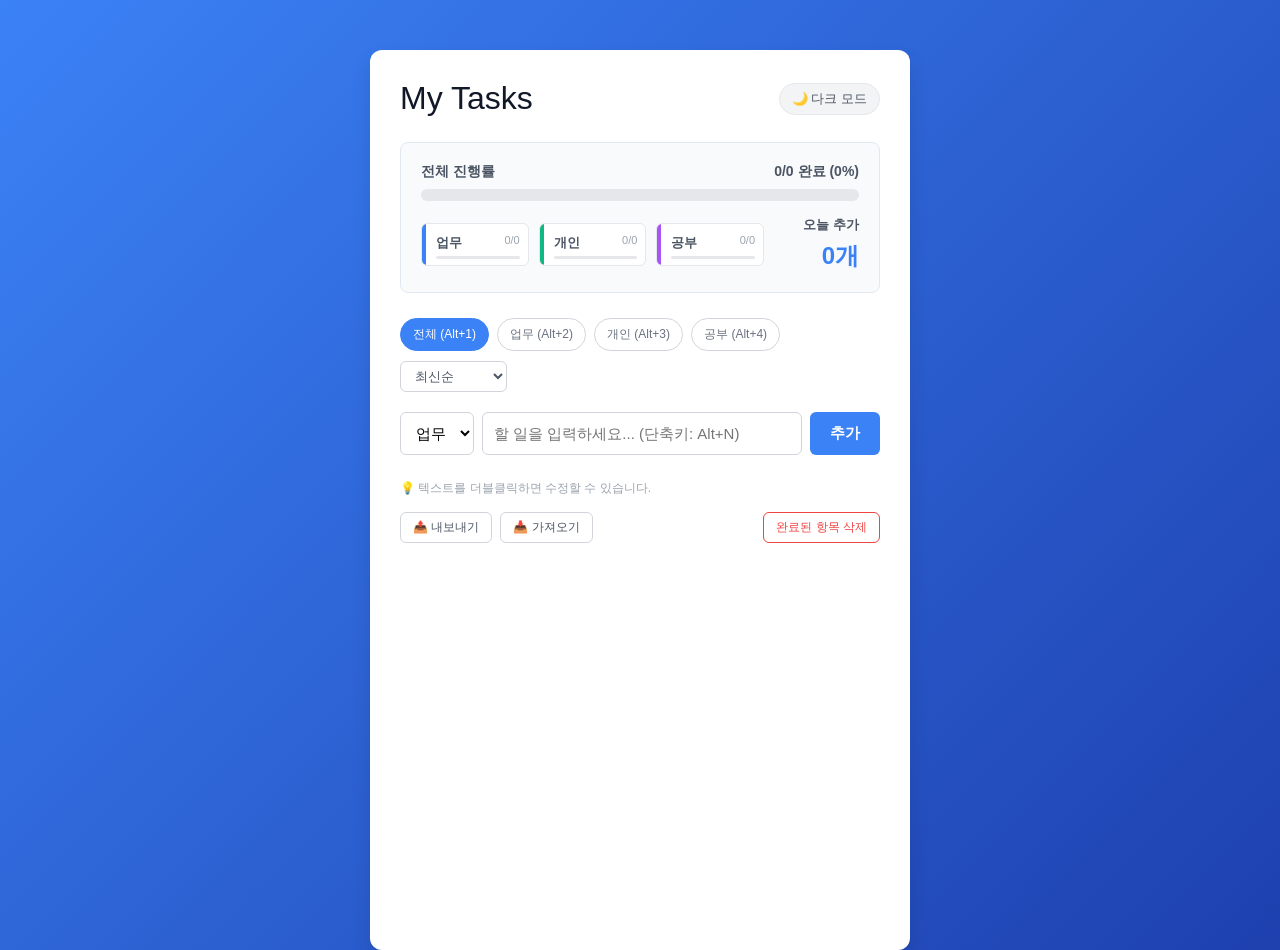
<file: 3C/1/VibeCoding/Study-02/index.html>
<!DOCTYPE html>
<html lang="ko">

<head>
    <meta charset="UTF-8">
    <meta name="viewport" content="width=device-width, initial-scale=1.0">
    <title>My Tasks - Daily Tracker</title>
    <link rel="stylesheet" href="style.css">
</head>

<body>
    <div class="container">
        <div class="header-wrap">
            <h1>My Tasks</h1>
            <button id="themeToggle" class="theme-btn">🌙 다크 모드</button>
        </div>

        <div class="dashboard">
            <div class="progress-area">
                <div class="progress-labels">
                    <span class="progress-label-left">전체 진행률</span>
                    <span id="progressFractionText">0/0 완료 (0%)</span>
                </div>
                <div class="main-progress-bar-bg">
                    <div id="mainProgressBar" class="main-progress-bar-fill"></div>
                </div>
            </div>

            <div class="stats-area">
                <div class="category-cards-container">
                    <div class="category-card work">
                        <div class="card-border-left"></div>
                        <div class="card-content">
                            <span class="card-label">업무</span>
                            <span id="workProgressText" class="card-fraction">0/0</span>
                            <div class="card-bar-bg">
                                <div id="workProgressBarFill" class="card-bar-fill"></div>
                            </div>
                        </div>
                    </div>
                    <div class="category-card personal">
                        <div class="card-border-left"></div>
                        <div class="card-content">
                            <span class="card-label">개인</span>
                            <span id="personalProgressText" class="card-fraction">0/0</span>
                            <div class="card-bar-bg">
                                <div id="personalProgressBarFill" class="card-bar-fill"></div>
                            </div>
                        </div>
                    </div>
                    <div class="category-card study">
                        <div class="card-border-left"></div>
                        <div class="card-content">
                            <span class="card-label">공부</span>
                            <span id="studyProgressText" class="card-fraction">0/0</span>
                            <div class="card-bar-bg">
                                <div id="studyProgressBarFill" class="card-bar-fill"></div>
                            </div>
                        </div>
                    </div>
                </div>
                <div class="today-count-area">
                    <span class="today-label">오늘 추가</span>
                    <span id="todayCountText" class="today-value">0개</span>
                </div>
            </div>
        </div>

        <div class="filter-and-sort">
            <div class="filter-section">
                <button class="filter-btn active" data-filter="all">전체 (Alt+1)</button>
                <button class="filter-btn" data-filter="work">업무 (Alt+2)</button>
                <button class="filter-btn" data-filter="personal">개인 (Alt+3)</button>
                <button class="filter-btn" data-filter="study">공부 (Alt+4)</button>
            </div>

            <select id="sortSelect" class="sort-select">
                <option value="newest">최신순</option>
                <option value="oldest">오래된순</option>
                <option value="category">카테고리순</option>
            </select>
        </div>

        <div class="input-section">
            <select id="categorySelect">
                <option value="work">업무</option>
                <option value="personal">개인</option>
                <option value="study">공부</option>
            </select>
            <input type="text" id="taskInput" placeholder="할 일을 입력하세요... (단축키: Alt+N)">
            <button id="addButton">추가</button>
        </div>

        <ul id="taskList"></ul>

        <p class="guide-text">💡 텍스트를 더블클릭하면 수정할 수 있습니다.</p>
        <div class="list-controls">
            <div class="data-actions">
                <button id="exportBtn" class="data-btn">📤 내보내기</button>
                <button id="importBtn" class="data-btn">📥 가져오기</button>
                <input type="file" id="importInput" accept=".json" style="display: none;">
            </div>
            <button id="clearCompletedBtn" class="clear-btn">완료된 항목 삭제</button>
        </div>
    </div>

    <script src="script.js"></script>
</body>

</html>
</file>
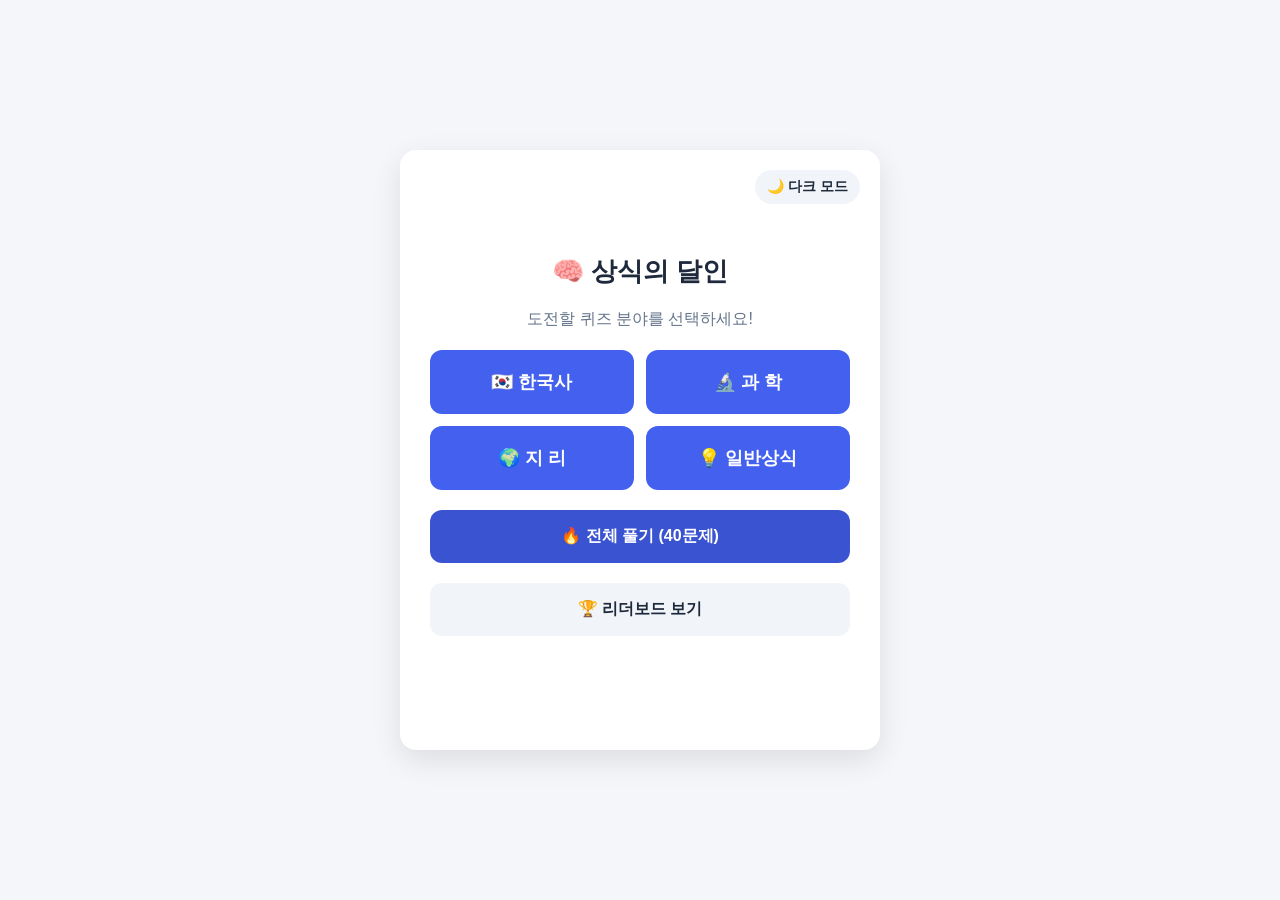
<file: 3C/1/VibeCoding/Study-03/quiz.html>
<!DOCTYPE html>
<html lang="ko">
<head>
    <meta charset="UTF-8">
    <meta name="viewport" content="width=device-width, initial-scale=1.0">
    <title>상식의 달인</title>
    <style>
        /* CSS 변수 설정 (라이트/다크 테마 색상 정의) */
        :root {
            --bg-color: #f4f6f9;
            --container-bg: #ffffff;
            --text-main: #1e293b;
            --text-sub: #64748b;
            --btn-bg: #f1f5f9;
            --btn-hover: #e2e8f0;
            --btn-primary: #4361ee;
            --btn-primary-hover: #3a53d0;
            --input-border: #e2e8f0;
            --input-bg: #ffffff;
            --list-border: #f1f5f9;
            --rank1-bg: #fffbeb;
            --rank2-bg: #f8fafc;
            --rank3-bg: #fff7ed;
        }

        /* 다크 모드 변수 */
        body.dark-mode {
            --bg-color: #0f172a;
            --container-bg: #1e293b;
            --text-main: #f8fafc;
            --text-sub: #94a3b8;
            --btn-bg: #334155;
            --btn-hover: #475569;
            --btn-primary: #4361ee; 
            --btn-primary-hover: #3a53d0;
            --input-border: #475569;
            --input-bg: #0f172a;
            --list-border: #334155;
            --rank1-bg: #422006; /* 어두운 황금색 배경 */
            --rank2-bg: #334155;
            --rank3-bg: #3f1d0b;
        }

        /* 기본 스타일 세팅 */
        * { box-sizing: border-box; margin: 0; padding: 0; font-family: 'Pretendard', -apple-system, sans-serif; }
        body { background-color: var(--bg-color); color: var(--text-main); display: flex; justify-content: center; align-items: center; min-height: 100vh; padding: 20px; transition: background-color 0.3s ease; }
        #app-container { width: 100%; max-width: 480px; background: var(--container-bg); min-height: 600px; border-radius: 16px; box-shadow: 0 10px 30px rgba(0,0,0,0.1); overflow: hidden; position: relative; display: flex; flex-direction: column; transition: background-color 0.3s ease; }
        
        /* 테마 토글 버튼 */
        .theme-btn { position: absolute; top: 20px; right: 20px; background: var(--btn-bg); color: var(--text-main); border: none; padding: 8px 12px; border-radius: 20px; font-size: 14px; font-weight: bold; cursor: pointer; z-index: 10; transition: all 0.2s ease; }
        .theme-btn:hover { background: var(--btn-hover); }

        /* 화면 전환 처리 */
        .screen { display: none; padding: 30px; flex-direction: column; align-items: center; justify-content: center; height: 100%; flex-grow: 1; }
        .screen.active { display: flex; }

        /* 공통 UI 요소 */
        h1 { font-size: 26px; margin-bottom: 20px; color: var(--text-main); text-align: center; }
        h2 { font-size: 20px; margin-bottom: 15px; color: var(--text-sub); }
        .btn { width: 100%; padding: 16px; margin-bottom: 10px; border: none; border-radius: 12px; font-size: 16px; font-weight: bold; cursor: pointer; transition: all 0.2s ease; background-color: var(--btn-bg); color: var(--text-main); word-break: keep-all; }
        .btn-primary { background-color: var(--btn-primary); color: white; }
        .btn-primary:hover { background-color: var(--btn-primary-hover); }
        
        /* 홈 화면 카테고리 그리드 */
        .category-grid { display: grid; grid-template-columns: 1fr 1fr; gap: 12px; width: 100%; margin-bottom: 20px; }
        .category-grid .btn { margin-bottom: 0; padding: 20px 10px; font-size: 18px; }

        /* 퀴즈 화면 전용 */
        #top-bar { width: 100%; display: flex; justify-content: space-between; align-items: center; margin-bottom: 15px; font-weight: bold; color: var(--text-sub); font-size: 14px; }
        #progress-container { width: 100%; height: 8px; background-color: var(--btn-bg); border-radius: 4px; margin-bottom: 30px; overflow: hidden; }
        #progress-bar { height: 100%; background-color: var(--btn-primary); width: 0%; transition: width 0.3s ease; }
        #question-text { font-size: 20px; line-height: 1.5; margin-bottom: 30px; text-align: center; word-break: keep-all; font-weight: bold; color: var(--text-main); min-height: 60px; }
        .option-btn:hover { background-color: var(--btn-hover); }
        .option-btn:disabled { cursor: not-allowed; }
        
        /* 피드백 색상 (다크모드에서도 동일하게 유지) */
        .correct { background-color: #10b981 !important; color: white !important; }
        .incorrect { background-color: #ef4444 !important; color: white !important; }

        /* 결과 및 리더보드 */
        .score-display { font-size: 40px; font-weight: bold; color: var(--btn-primary); margin-bottom: 20px; }
        input[type="text"] { width: 100%; padding: 16px; border: 2px solid var(--input-border); background-color: var(--input-bg); color: var(--text-main); border-radius: 12px; font-size: 16px; margin-bottom: 20px; text-align: center; outline: none; transition: all 0.3s ease; }
        input[type="text"]:focus { border-color: var(--btn-primary); }
        .leaderboard-list { width: 100%; list-style: none; margin-bottom: 20px; max-height: 350px; overflow-y: auto; padding: 0; }
        .leaderboard-item { display: flex; justify-content: space-between; padding: 14px 16px; border-bottom: 1px solid var(--list-border); font-size: 16px; align-items: center; }
        .leaderboard-item:nth-child(1) { font-weight: bold; color: #f59e0b; background-color: var(--rank1-bg); border-radius: 8px; }
        .leaderboard-item:nth-child(2) { font-weight: bold; color: #94a3b8; background-color: var(--rank2-bg); border-radius: 8px; }
        .leaderboard-item:nth-child(3) { font-weight: bold; color: #b45309; background-color: var(--rank3-bg); border-radius: 8px; }
        .tag { font-size: 12px; background: var(--btn-bg); padding: 2px 6px; border-radius: 4px; color: var(--text-sub); margin-left: 8px; font-weight: normal; }
    </style>
</head>
<body>

<div id="app-container">
    <button id="theme-toggle-btn" class="theme-btn" onclick="toggleTheme()">🌙 다크 모드</button>

    <div id="home-screen" class="screen active">
        <h1>🧠 상식의 달인</h1>
        <p style="margin-bottom: 20px; color: var(--text-sub); text-align: center;">도전할 퀴즈 분야를 선택하세요!</p>
        
        <div class="category-grid">
            <button class="btn btn-primary" onclick="startGame('한국사')">🇰🇷 한국사</button>
            <button class="btn btn-primary" onclick="startGame('과학')">🔬 과 학</button>
            <button class="btn btn-primary" onclick="startGame('지리')">🌍 지 리</button>
            <button class="btn btn-primary" onclick="startGame('일반상식')">💡 일반상식</button>
        </div>
        
        <button class="btn" style="background-color: var(--btn-primary-hover); color: white;" onclick="startGame('전체')">🔥 전체 풀기 (40문제)</button>
        <button class="btn" style="margin-top: 10px;" onclick="showLeaderboardScreen()">🏆 리더보드 보기</button>
    </div>

    <div id="quiz-screen" class="screen">
        <div id="top-bar">
            <span id="category-label">카테고리</span>
            <span id="progress-label">1 / 10</span>
        </div>
        <div id="progress-container">
            <div id="progress-bar"></div>
        </div>
        <div id="question-text">질문 텍스트</div>
        <div id="options-container" style="width: 100%;">
            </div>
    </div>

    <div id="result-screen" class="screen">
        <h1>🎉 게임 종료!</h1>
        <h2>당신의 최종 점수는?</h2>
        <div class="score-display"><span id="final-score">0</span>점</div>
        <p style="margin-bottom: 30px; color: var(--text-sub);">총 <span id="total-question-count">10</span>문제 중 <span id="correct-count">0</span>문제를 맞혔습니다.</p>
        
        <input type="text" id="nickname-input" placeholder="닉네임을 입력하세요" maxlength="10">
        <button class="btn btn-primary" onclick="saveScore()">랭킹 등록하기</button>
    </div>

    <div id="leaderboard-screen" class="screen">
        <h1>🏆 명예의 전당</h1>
        <ul id="leaderboard-list" class="leaderboard-list">
            </ul>
        <button class="btn btn-primary" onclick="resetGame()">처음으로 돌아가기</button>
    </div>
</div>

<script>
    // --- 0. 다크모드/라이트모드 설정 로직 ---
    function initTheme() {
        const savedTheme = localStorage.getItem('triviaTheme');
        const btn = document.getElementById('theme-toggle-btn');
        if (savedTheme === 'dark') {
            document.body.classList.add('dark-mode');
            btn.innerText = '☀️ 라이트 모드';
        } else {
            document.body.classList.remove('dark-mode');
            btn.innerText = '🌙 다크 모드';
        }
    }

    function toggleTheme() {
        const body = document.body;
        const btn = document.getElementById('theme-toggle-btn');
        body.classList.toggle('dark-mode');
        
        const isDark = body.classList.contains('dark-mode');
        localStorage.setItem('triviaTheme', isDark ? 'dark' : 'light');
        btn.innerText = isDark ? '☀️ 라이트 모드' : '🌙 다크 모드';
    }

    // 페이지 로드 시 테마 초기화
    window.onload = initTheme;

    // --- 1. 총 40문제 데이터 ---
    const allQuizData = [
        // [🇰🇷 한국사 10문제]
        { category: '한국사', question: '조선을 건국한 태조의 이름은?', options: ['이방원', '이성계', '이도', '이순신'], answer: 1 },
        { category: '한국사', question: '한글을 창제한 조선의 제4대 왕은?', options: ['태종', '세조', '세종대왕', '정조'], answer: 2 },
        { category: '한국사', question: '임진왜란 중 한산도 대첩을 승리로 이끈 장군은?', options: ['강감찬', '을지문덕', '계백', '이순신'], answer: 3 },
        { category: '한국사', question: '고구려를 건국한 인물은?', options: ['주몽', '온조', '박혁거세', '김수로'], answer: 0 },
        { category: '한국사', question: '백제의 전성기를 이끌며 영토를 크게 넓힌 4세기 왕은?', options: ['고이왕', '무령왕', '근초고왕', '의자왕'], answer: 2 },
        { category: '한국사', question: '신라의 삼국통일을 완성한 왕은?', options: ['진흥왕', '문무왕', '태종 무열왕', '선덕여왕'], answer: 1 },
        { category: '한국사', question: '후삼국을 통일하고 고려를 건국한 왕은?', options: ['왕건', '궁예', '견훤', '광종'], answer: 0 },
        { category: '한국사', question: '일제강점기 3.1 운동이 일어난 연도는?', options: ['1910년', '1915년', '1919년', '1945년'], answer: 2 },
        { category: '한국사', question: '안중근 의사가 이토 히로부미를 저격한 장소는?', options: ['상하이', '도쿄', '하얼빈', '블라디보스토크'], answer: 2 },
        { category: '한국사', question: '대한민국 임시정부의 초대 대통령은?', options: ['이승만', '김구', '안창호', '신채호'], answer: 0 },

        // [🔬 과학 10문제]
        { category: '과학', question: '가장 가벼운 원소로, 원자번호 1번인 이것은?', options: ['산소', '탄소', '질소', '수소'], answer: 3 },
        { category: '과학', question: '1기압에서 물이 끓는 온도는 섭씨 몇 도인가?', options: ['50도', '80도', '100도', '120도'], answer: 2 },
        { category: '과학', question: '태양계에서 가장 크기가 큰 행성은?', options: ['지구', '목성', '토성', '화성'], answer: 1 },
        { category: '과학', question: '빛은 1초에 약 몇 만 km를 이동하는가?', options: ['30만 km', '10만 km', '50만 km', '100만 km'], answer: 0 },
        { category: '과학', question: '지구의 자전 주기는 대략 얼마인가?', options: ['약 12시간', '약 24시간', '약 30일', '약 365일'], answer: 1 },
        { category: '과학', question: '물을 이루는 원소 기호는?', options: ['CO2', 'O2', 'NaCl', 'H2O'], answer: 3 },
        { category: '과학', question: '생물 분류의 가장 기본이 되는 단위는?', options: ['종(Species)', '속(Genus)', '과(Family)', '목(Order)'], answer: 0 },
        { category: '과학', question: '식물의 광합성에 반드시 필요한 기체는?', options: ['산소', '이산화탄소', '질소', '헬륨'], answer: 1 },
        { category: '과학', question: '사과가 나무에서 떨어지는 것을 보고 만유인력의 법칙을 발견한 과학자는?', options: ['아인슈타인', '에디슨', '뉴턴', '갈릴레이'], answer: 2 },
        { category: '과학', question: '성인 기준 사람 몸의 뼈는 대략 몇 개인가?', options: ['약 100개', '약 206개', '약 300개', '약 400개'], answer: 1 },

        // [🌍 지리 10문제]
        { category: '지리', question: '대한민국 영토 내에서 가장 높은 산은?', options: ['지리산', '설악산', '한라산', '백두산'], answer: 2 },
        { category: '지리', question: '지구상에서 가장 넓은 면적을 차지하는 대양은?', options: ['태평양', '대서양', '인도양', '북극해'], answer: 0 },
        { category: '지리', question: '세계에서 영토가 가장 넓은 나라는?', options: ['미국', '러시아', '중국', '캐나다'], answer: 1 },
        { category: '지리', question: '미국의 수도는?', options: ['뉴욕', '로스앤젤레스', '시카고', '워싱턴 D.C.'], answer: 3 },
        { category: '지리', question: '아프리카 대륙에서 가장 긴 강은?', options: ['나일강', '아마존강', '미시시피강', '갠지스강'], answer: 0 },
        { category: '지리', question: '대한민국에서 가장 큰 섬은?', options: ['거제도', '울릉도', '제주도', '강화도'], answer: 2 },
        { category: '지리', question: '2024년 기준 세계에서 인구가 가장 많은 국가는?', options: ['중국', '인도', '미국', '인도네시아'], answer: 1 },
        { category: '지리', question: '호주(오스트레일리아)의 수도는?', options: ['시드니', '멜버른', '브리즈번', '캔버라'], answer: 3 },
        { category: '지리', question: '유럽과 아시아 대륙을 나누는 기준이 되는 산맥은?', options: ['우랄 산맥', '안데스 산맥', '알프스 산맥', '히말라야 산맥'], answer: 0 },
        { category: '지리', question: '적도(Equator)가 지나가지 않는 대륙은?', options: ['아프리카', '남아메리카', '유럽', '아시아(인도네시아 등)'], answer: 2 },

        // [💡 일반상식 10문제]
        { category: '일반상식', question: '국제연합(UN)의 본부가 위치한 도시는?', options: ['워싱턴 D.C.', '뉴욕', '제네바', '런던'], answer: 1 },
        { category: '일반상식', question: '올림픽의 상징인 오륜기의 고리 개수는?', options: ['4개', '5개', '6개', '7개'], answer: 1 },
        { category: '일반상식', question: '대한민국의 국화(나라꽃)는?', options: ['장미', '진달래', '무궁화', '벚꽃'], answer: 2 },
        { category: '일반상식', question: '1년 24절기 중 밤이 가장 긴 날은?', options: ['동지', '하지', '춘분', '추분'], answer: 0 },
        { category: '일반상식', question: '셰익스피어의 4대 비극이 아닌 것은?', options: ['햄릿', '오셀로', '리어왕', '로미오와 줄리엣'], answer: 3 },
        { category: '일반상식', question: '경제학에서 수요와 공급이 만나는 지점에서 결정되는 것은?', options: ['가격', '이율', '세금', '환율'], answer: 0 },
        { category: '일반상식', question: '인터넷 도메인 주소에서 국가코드 \'kr\'이 의미하는 나라는?', options: ['케냐', '대한민국', '쿠웨이트', '크로아티아'], answer: 1 },
        { category: '일반상식', question: '우리나라 지폐 5만 원권에 그려진 인물은?', options: ['세종대왕', '이이', '이황', '신사임당'], answer: 3 },
        { category: '일반상식', question: '컴퓨터의 두뇌 역할을 하는 중앙처리장치의 약자는?', options: ['RAM', 'CPU', 'SSD', 'GPU'], answer: 1 },
        { category: '일반상식', question: '무지개의 7가지 색깔 중 가장 바깥쪽(위쪽)에 위치한 색은?', options: ['빨간색', '초록색', '파란색', '보라색'], answer: 0 }
    ];

    // --- 2. 상태 관리 변수 ---
    let currentQuizList = [];
    let currentCategoryName = '';
    let currentQuestionIndex = 0;
    let score = 0;
    let correctAnswers = 0;
    let totalQuestions = 0;
    const SCORE_PER_QUESTION = 10;
    let isClickable = true;

    // --- 3. 핵심 로직 함수 ---
    function switchScreen(screenId) {
        document.querySelectorAll('.screen').forEach(screen => screen.classList.remove('active'));
        document.getElementById(screenId).classList.add('active');
    }

    function startGame(category) {
        if (category === '전체') {
            currentQuizList = [...allQuizData];
            currentCategoryName = '종합';
        } else {
            currentQuizList = allQuizData.filter(q => q.category === category);
            currentCategoryName = category;
        }

        totalQuestions = currentQuizList.length;
        currentQuestionIndex = 0;
        score = 0;
        correctAnswers = 0;
        
        switchScreen('quiz-screen');
        loadQuestion();
    }

    function loadQuestion() {
        isClickable = true;
        const currentQuiz = currentQuizList[currentQuestionIndex];
        
        document.getElementById('category-label').innerText = currentQuiz.category;
        document.getElementById('progress-label').innerText = `${currentQuestionIndex + 1} / ${totalQuestions}`;
        
        const progressPercent = ((currentQuestionIndex) / totalQuestions) * 100;
        document.getElementById('progress-bar').style.width = `${progressPercent}%`;
        
        document.getElementById('question-text').innerText = currentQuiz.question;
        
        const optionsContainer = document.getElementById('options-container');
        optionsContainer.innerHTML = '';
        
        currentQuiz.options.forEach((option, index) => {
            const button = document.createElement('button');
            button.classList.add('btn', 'option-btn');
            button.innerText = option;
            button.onclick = () => checkAnswer(index, button);
            optionsContainer.appendChild(button);
        });
    }

    function checkAnswer(selectedIndex, buttonElement) {
        if (!isClickable) return;
        isClickable = false;

        const currentQuiz = currentQuizList[currentQuestionIndex];
        const allButtons = document.querySelectorAll('.option-btn');
        
        if (selectedIndex === currentQuiz.answer) {
            buttonElement.classList.add('correct');
            score += SCORE_PER_QUESTION;
            correctAnswers++;
        } else {
            buttonElement.classList.add('incorrect');
            allButtons[currentQuiz.answer].classList.add('correct');
        }

        allButtons.forEach(btn => btn.disabled = true);

        setTimeout(() => {
            currentQuestionIndex++;
            if (currentQuestionIndex < totalQuestions) {
                loadQuestion();
            } else {
                endGame();
            }
        }, 1200); 
    }

    function endGame() {
        document.getElementById('progress-bar').style.width = '100%';
        switchScreen('result-screen');
        document.getElementById('final-score').innerText = score;
        document.getElementById('correct-count').innerText = correctAnswers;
        document.getElementById('total-question-count').innerText = totalQuestions;
        document.getElementById('nickname-input').value = '';
    }

    // --- 4. 리더보드 로직 ---
    function saveScore() {
        const nickname = document.getElementById('nickname-input').value.trim();
        if (!nickname) {
            alert('닉네임을 1자 이상 입력해 주세요!');
            return;
        }

        let leaderboard = JSON.parse(localStorage.getItem('triviaLeaderboard_v3')) || [];
        
        leaderboard.push({ 
            name: nickname, 
            score: score, 
            category: currentCategoryName,
            total: totalQuestions * SCORE_PER_QUESTION
        });
        
        leaderboard.sort((a, b) => b.score - a.score || b.total - a.total);
        leaderboard = leaderboard.slice(0, 10);
        
        localStorage.setItem('triviaLeaderboard_v3', JSON.stringify(leaderboard));
        showLeaderboardScreen();
    }

    function showLeaderboardScreen() {
        switchScreen('leaderboard-screen');
        const leaderboardList = document.getElementById('leaderboard-list');
        leaderboardList.innerHTML = '';

        const leaderboard = JSON.parse(localStorage.getItem('triviaLeaderboard_v3')) || [];
        
        if (leaderboard.length === 0) {
            leaderboardList.innerHTML = '<li class="leaderboard-item" style="justify-content: center; color: var(--text-sub);">아직 등록된 기록이 없습니다.</li>';
            return;
        }

        leaderboard.forEach((entry, index) => {
            const li = document.createElement('li');
            li.classList.add('leaderboard-item');
            li.innerHTML = `
                <div>
                    <span>${index + 1}위. ${entry.name}</span>
                    <span class="tag">${entry.category}</span>
                </div>
                <span>${entry.score}점</span>
            `;
            leaderboardList.appendChild(li);
        });
    }

    function resetGame() {
        switchScreen('home-screen');
    }
</script>

</body>
</html>
</file>
<file: 3C/1/VibeCoding/Study-02/style.css>
/* 기존 스타일은 그대로 유지하고, 맨 아래 다크모드 및 새 버튼 CSS를 병합했습니다 */
body {
    font-family: 'Segoe UI', Tahoma, Geneva, Verdana, sans-serif;
    background: linear-gradient(135deg, #3b82f6, #1e40af);
    display: flex;
    justify-content: center;
    padding-top: 50px;
    margin: 0;
    min-height: 100vh;
    transition: background 0.3s;
}

.container {
    background: white;
    padding: 30px;
    border-radius: 12px;
    box-shadow: 0 10px 20px rgba(0, 0, 0, 0.1);
    width: 100%;
    max-width: 480px;
    transition: background 0.3s, box-shadow 0.3s;
}

.header-wrap {
    display: flex;
    justify-content: space-between;
    align-items: center;
    margin-bottom: 25px;
}

h1 {
    color: #111827;
    margin: 0;
    font-weight: 500;
}

.theme-btn {
    background: #f3f4f6;
    border: 1px solid #e5e7eb;
    padding: 6px 12px;
    border-radius: 20px;
    cursor: pointer;
    font-size: 13px;
    color: #4b5563;
    transition: all 0.2s;
}

.theme-btn:hover {
    background: #e5e7eb;
}

/* 대시보드 영역 */
.dashboard {
    background: #f8fafc;
    border-radius: 8px;
    padding: 20px;
    margin-bottom: 25px;
    border: 1px solid #e2e8f0;
    transition: background 0.3s, border-color 0.3s;
}

.progress-area {
    margin-bottom: 15px;
}

.progress-labels {
    display: flex;
    justify-content: space-between;
    font-size: 14px;
    font-weight: 600;
    color: #4b5563;
    margin-bottom: 8px;
}

.main-progress-bar-bg {
    background: #e5e7eb;
    border-radius: 999px;
    height: 12px;
    overflow: hidden;
}

.main-progress-bar-fill {
    background: linear-gradient(to right, #a855f7, #7c3aed);
    height: 100%;
    width: 0%;
    transition: width 0.4s ease-out;
}

.stats-area {
    display: flex;
    gap: 15px;
    align-items: center;
}

.category-cards-container {
    display: flex;
    flex: 1;
    gap: 10px;
}

.category-card {
    background: white;
    border: 1px solid #e5e7eb;
    border-radius: 6px;
    display: flex;
    flex: 1;
    position: relative;
    overflow: hidden;
    transition: background 0.3s, border-color 0.3s;
}

.category-card .card-border-left {
    width: 4px;
    height: 100%;
    position: absolute;
    left: 0;
    top: 0;
}

.category-card .card-content {
    padding: 10px 8px 6px 14px;
    display: flex;
    flex-direction: column;
    width: 100%;
}

.category-card .card-label {
    font-size: 13px;
    font-weight: 600;
    color: #4b5563;
    margin-bottom: 4px;
}

.category-card .card-fraction {
    font-size: 11px;
    font-weight: 500;
    color: #9ca3af;
    position: absolute;
    top: 10px;
    right: 8px;
}

.category-card .card-bar-bg {
    background: #e5e7eb;
    border-radius: 999px;
    height: 3px;
    width: 100%;
    overflow: hidden;
    margin-top: auto;
}

.category-card .card-bar-fill {
    height: 100%;
    width: 0%;
    transition: width 0.3s ease-out;
}

.category-card.work .card-border-left {
    background-color: #3b82f6;
}

.category-card.work .card-bar-fill {
    background-color: #3b82f6;
}

.category-card.personal .card-border-left {
    background-color: #10b981;
}

.category-card.personal .card-bar-fill {
    background-color: #10b981;
}

.category-card.study .card-border-left {
    background-color: #a855f7;
}

.category-card.study .card-bar-fill {
    background-color: #a855f7;
}

.today-count-area {
    text-align: right;
    width: 80px;
}

.today-label {
    font-size: 13px;
    font-weight: 600;
    color: #4b5563;
    display: block;
    margin-bottom: 6px;
}

.today-value {
    font-size: 24px;
    font-weight: 700;
    color: #3b82f6;
    display: block;
}

/* 필터 및 입력 영역 */
.filter-section {
    display: flex;
    gap: 8px;
    margin-bottom: 20px;
    justify-content: center;
}

.filter-btn {
    padding: 7px 12px;
    border: 1px solid #d1d5db;
    background: white;
    color: #6b7280;
    border-radius: 20px;
    cursor: pointer;
    font-size: 12px;
    font-weight: 500;
    transition: all 0.2s;
}

.filter-btn:hover {
    background: #f3f4f6;
}

.filter-btn.active {
    background: #3b82f6;
    color: white;
    border-color: #3b82f6;
}

.input-section {
    display: flex;
    gap: 8px;
    margin-bottom: 25px;
}

#categorySelect {
    padding: 11px;
    border: 1px solid #d1d5db;
    border-radius: 6px;
    font-size: 15px;
    background-color: white;
    cursor: pointer;
}

#taskInput {
    flex: 1;
    padding: 11px;
    border: 1px solid #d1d5db;
    border-radius: 6px;
    font-size: 15px;
    outline: none;
    transition: border-color 0.2s;
    background: white;
}

#taskInput:focus {
    border-color: #3b82f6;
}

#addButton {
    padding: 11px 20px;
    background-color: #3b82f6;
    color: white;
    border: none;
    border-radius: 6px;
    cursor: pointer;
    font-size: 15px;
    font-weight: 600;
    transition: background-color 0.2s;
}

#addButton:hover {
    background-color: #2563eb;
}

/* 리스트 스타일 */
ul {
    list-style-type: none;
    padding: 0;
    margin: 0;
}

li {
    display: flex;
    align-items: center;
    padding: 14px 12px;
    background: #f9fafb;
    border: 1px solid #e5e7eb;
    border-radius: 8px;
    margin-bottom: 10px;
    gap: 12px;
    transition: background 0.3s, border-color 0.3s;
}

.badge {
    font-size: 12px;
    padding: 4px 8px;
    border-radius: 12px;
    color: white;
    font-weight: 600;
}

.badge.work {
    background-color: #ef4444;
}

.badge.personal {
    background-color: #10b981;
}

.badge.study {
    background-color: #f59e0b;
}

.task-text {
    flex: 1;
    font-size: 15px;
    color: #1f2937;
    word-break: break-all;
    transition: color 0.3s;
}

.task-text.completed {
    text-decoration: line-through;
    color: #9ca3af;
}

.delete-btn {
    background-color: transparent;
    color: #ef4444;
    border: 1px solid #ef4444;
    border-radius: 4px;
    padding: 4px 8px;
    cursor: pointer;
    font-size: 12px;
}

.delete-btn:hover {
    background-color: #ef4444;
    color: white;
}

.edit-input {
    flex: 1;
    padding: 6px 8px;
    border: 2px solid #3b82f6;
    border-radius: 4px;
    font-size: 15px;
    outline: none;
}

/* 하단 컨트롤 영역 */
.list-controls {
    display: flex;
    justify-content: space-between;
    align-items: center;
    margin-top: 15px;
}

.guide-text {
    font-size: 12px;
    color: #9ca3af;
    margin: 0;
}

.clear-btn {
    background: white;
    color: #ef4444;
    border: 1px solid #ef4444;
    padding: 6px 12px;
    border-radius: 6px;
    font-size: 12px;
    cursor: pointer;
    transition: all 0.2s;
}

.clear-btn:hover {
    background: #fee2e2;
}

/* 🌙 다크 모드 (Dark Mode) 추가 설정 */
body.dark-mode {
    background: linear-gradient(135deg, #0f172a, #020617);
}

body.dark-mode .container {
    background: #1e293b;
    box-shadow: 0 10px 20px rgba(0, 0, 0, 0.5);
}

body.dark-mode h1 {
    color: #f8fafc;
}

body.dark-mode .theme-btn {
    background: #334155;
    color: #cbd5e1;
    border-color: #475569;
}

body.dark-mode .theme-btn:hover {
    background: #475569;
}

body.dark-mode .dashboard {
    background: #0f172a;
    border-color: #334155;
}

body.dark-mode .progress-labels,
body.dark-mode .card-label,
body.dark-mode .today-label {
    color: #cbd5e1;
}

body.dark-mode .main-progress-bar-bg,
body.dark-mode .card-bar-bg {
    background: #334155;
}

body.dark-mode .category-card {
    background: #1e293b;
    border-color: #334155;
}

body.dark-mode .filter-btn {
    background: #1e293b;
    color: #cbd5e1;
    border-color: #334155;
}

body.dark-mode .filter-btn:hover {
    background: #334155;
}

body.dark-mode .filter-btn.active {
    background: #3b82f6;
    color: white;
    border-color: #3b82f6;
}

body.dark-mode #categorySelect,
body.dark-mode #taskInput {
    background: #0f172a;
    color: #f8fafc;
    border-color: #334155;
}

body.dark-mode li {
    background: #0f172a;
    border-color: #334155;
}

body.dark-mode .task-text {
    color: #f8fafc;
}

body.dark-mode .task-text.completed {
    color: #64748b;
}

body.dark-mode .clear-btn {
    background: #1e293b;
}

body.dark-mode .clear-btn:hover {
    background: #7f1d1d;
    color: white;
    border-color: #7f1d1d;
}

/* --- Step 5 추가 스타일 --- */
.filter-and-sort {
    display: flex;
    justify-content: space-between;
    align-items: center;
    margin-bottom: 20px;
    flex-wrap: wrap;
    gap: 10px;
}

.filter-section {
    margin-bottom: 0;
    /* 기존 마진 제거 */
}

.sort-select {
    padding: 6px 10px;
    border: 1px solid #d1d5db;
    border-radius: 6px;
    font-size: 13px;
    background-color: white;
    cursor: pointer;
    color: #4b5563;
    outline: none;
}

.data-actions {
    display: flex;
    gap: 8px;
}

.data-btn {
    background: white;
    color: #4b5563;
    border: 1px solid #d1d5db;
    padding: 6px 12px;
    border-radius: 6px;
    font-size: 12px;
    cursor: pointer;
    transition: all 0.2s;
}

.data-btn:hover {
    background: #f3f4f6;
}

/* 다크 모드 추가 대응 */
body.dark-mode .sort-select {
    background: #1e293b;
    color: #cbd5e1;
    border-color: #334155;
}

body.dark-mode .data-btn {
    background: #1e293b;
    color: #cbd5e1;
    border-color: #334155;
}

body.dark-mode .data-btn:hover {
    background: #334155;
}
</file>
